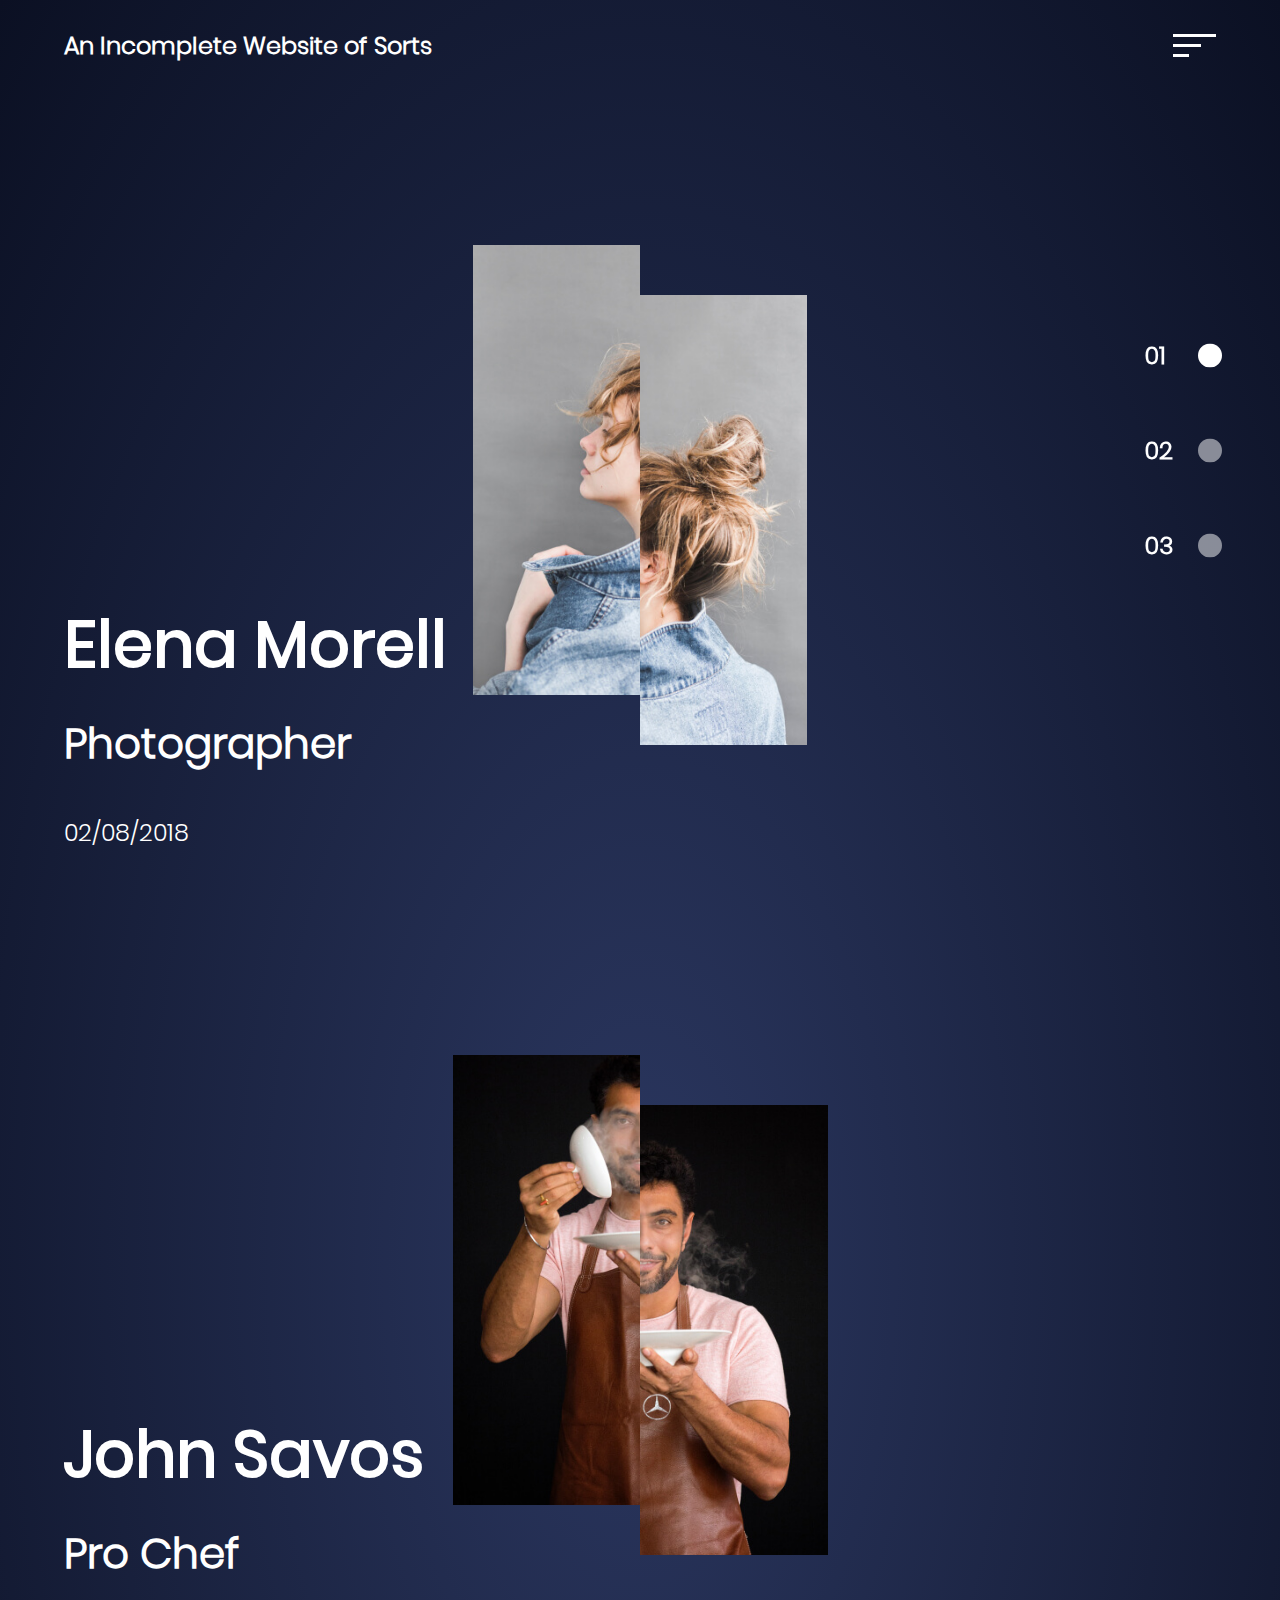
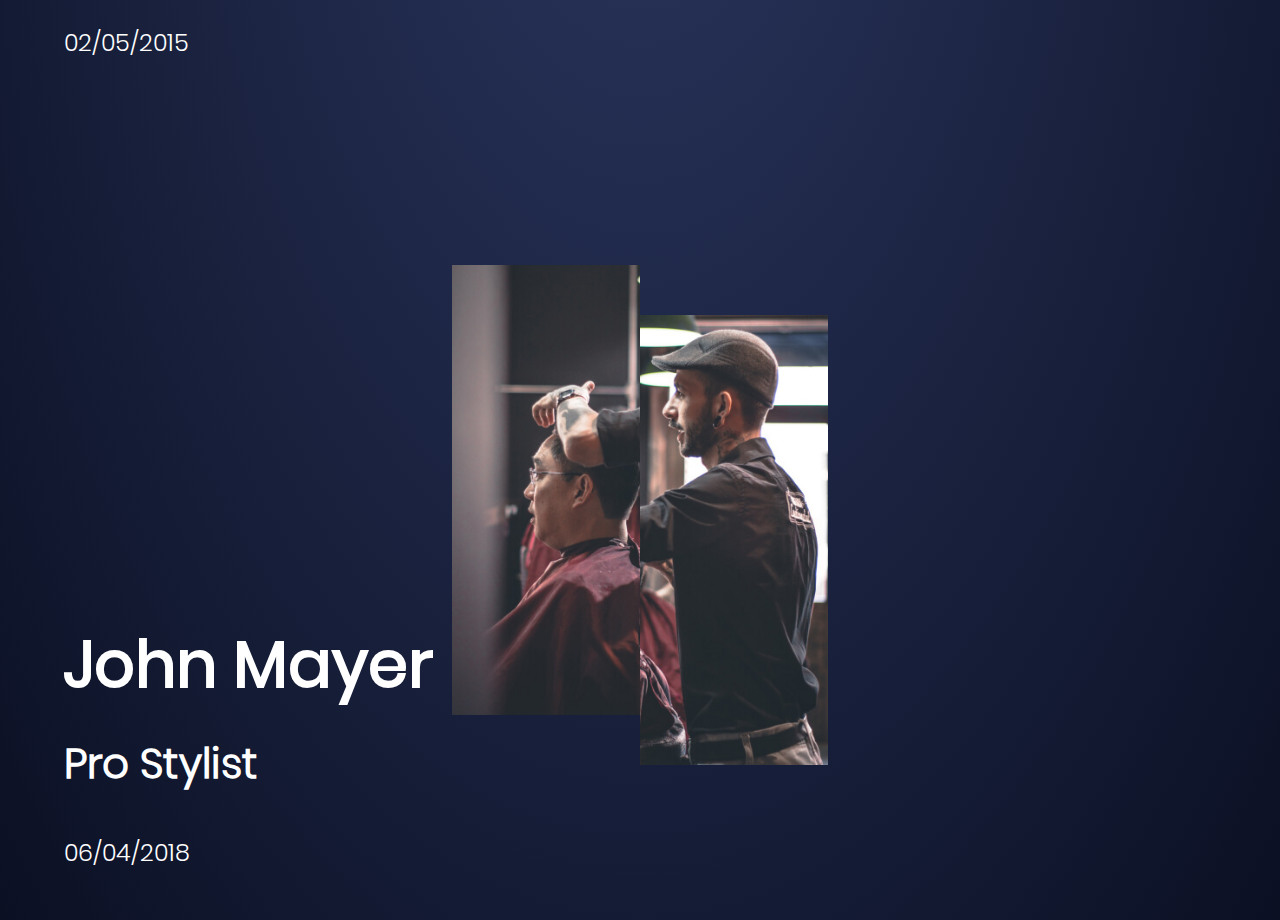
<file: index.html>
<!DOCTYPE html>
<html lang="en">
<head>
    <meta charset="UTF-8">
    <meta http-equiv="X-UA-Compatible" content="IE=edge">
    <meta name="viewport" content="width=device-width, initial-scale=1.0">
    <title>An Incomplete Website of Sorts</title>
    <link rel="stylesheet" href="style.css">
</head>
<body>
    <div class = "portofolio">
        <header>
            <nav>
                <h3 class = "logo">An Incomplete Website of Sorts</h3>
                <img src="img/hamburger.svg" alt="burger">
            </nav>
            <main>
                <section class = "page photographer">
                    <div class="details">
                        <h1>Elena Morell</h1>
                        <h2>Photographer</h2>
                        <p>02/08/2018</p>
                    </div>
                    <div class="hero">
                        <img class = "model-left" src="img/model-left.jpg" alt="nodel">
                        <img class = "model-right" src="img/model-right.jpg" alt="model">
                    </div>
                </section>
                <section class = "page chef">
                    <div class="details">
                        <h1>John Savos</h1>
                        <h2>Pro Chef</h2>
                        <p>02/05/2015</p>
                    </div>
                    <div class="hero">
                        <img class = "model-left" src="img/chef-left.jpg" alt="nodel">
                        <img class = "model-right" src="img/chef-right.jpg" alt="model">
                    </div>
                </section>
                <section class = "page hairstyle">
                    <div class="details">
                        <h1>John Mayer</h1>
                        <h2>Pro Stylist</h2>
                        <p>06/04/2018</p>
                    </div>
                    <div class="hero">
                        <img class = "model-left" src="img/hair-left.jpg" alt="nodel">
                        <img class = "model-right" src="img/hair-right.jpg" alt="model">
                    </div>
                </section>
                <div class="pages">
                    <div class="page-1">
                        <h3>01</h3>
                        <svg class = "slide active" width="12" height="12" viewBox="0 0 12 12" fill="none" xmlns="http://www.w3.org/2000/svg">
                            <circle cx="6" cy="6" r="6" fill="white"/>
                        </svg>                            
                    </div>
                    <div class="page-2">
                        <h3>02</h3>
                        <svg class = "slide" width="12" height="12" viewBox="0 0 12 12" fill="none" xmlns="http://www.w3.org/2000/svg">
                            <circle cx="6" cy="6" r="6" fill="white"/>
                        </svg>                            
                    </div>
                    <div class="page-3">
                        <h3>03</h3>
                        <svg class = "slide" width="12" height="12" viewBox="0 0 12 12" fill="none" xmlns="http://www.w3.org/2000/svg">
                            <circle cx="6" cy="6" r="6" fill="white"/>
                        </svg>                            
                    </div>
                </div>
            </main>
        </header>
    </div>
</body>
</html>
</file>
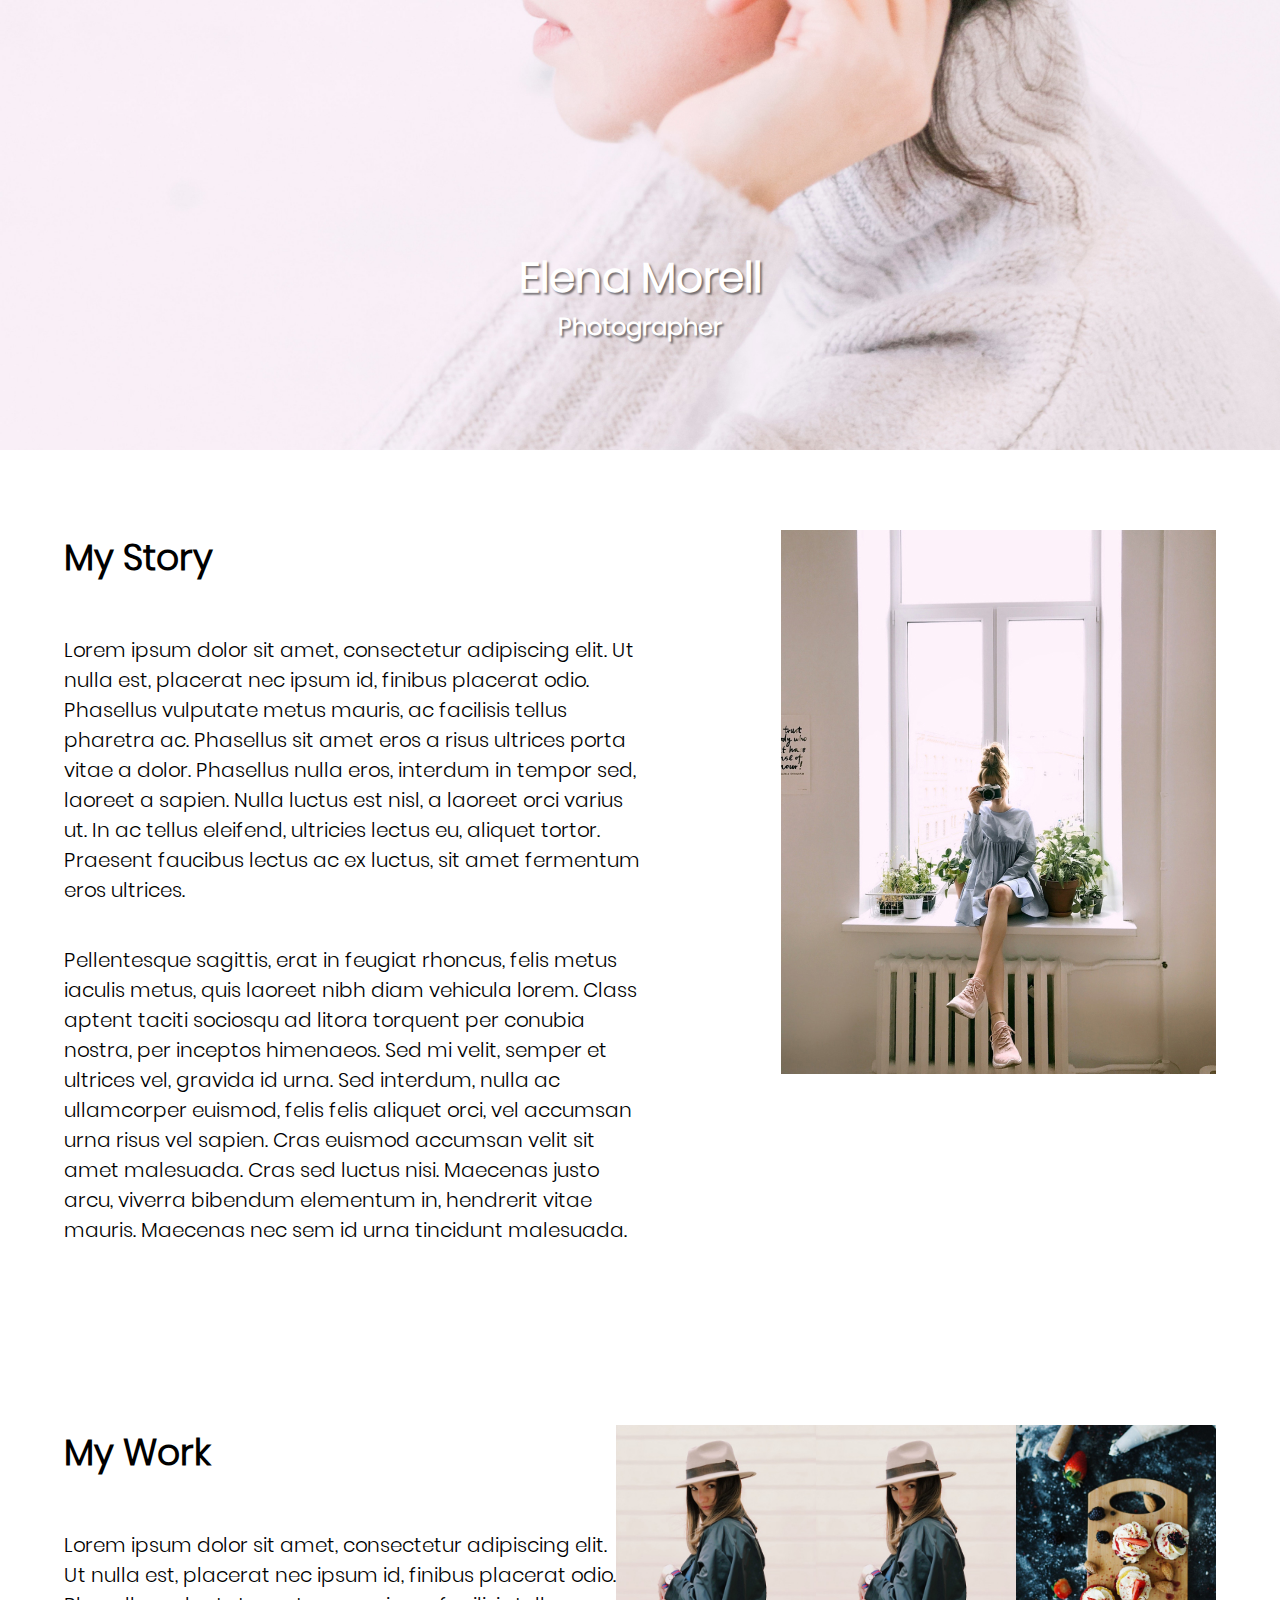
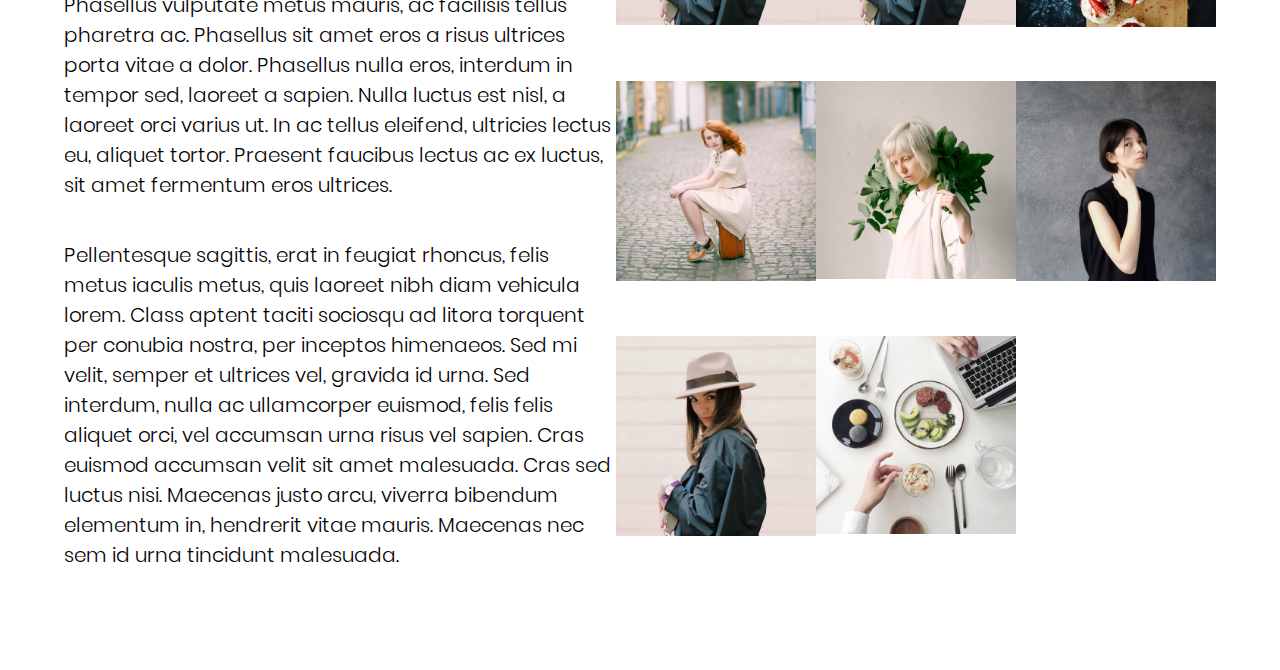
<file: photo.html>
<!DOCTYPE html>
<html lang="en">
<head>
    <meta charset="UTF-8">
    <meta http-equiv="X-UA-Compatible" content="IE=edge">
    <meta name="viewport" content="width=device-width, initial-scale=1.0">
    <link rel="stylesheet" href="style.css">
    <title>Elena Morell</title>
</head>
<body>
    <main>
        <div class="banner">
            <img src="img/photo-bg.jpg" alt="">
            <div class="author">
                <h1>Elena Morell</h1>
                <h2>Photographer</h2>
            </div>
        </div>
        <div class="story">
            <div class="story-description">
                <h3>My Story</h3>
                <p>
                    Lorem ipsum dolor sit amet, consectetur adipiscing elit. Ut nulla est, placerat nec ipsum id, 
                    finibus placerat odio. Phasellus vulputate metus mauris, ac facilisis tellus pharetra ac. 
                    Phasellus sit amet eros a risus ultrices porta vitae a dolor. Phasellus nulla eros, interdum 
                    in tempor sed, laoreet a sapien. Nulla luctus est nisl, a laoreet orci varius ut. In ac 
                    tellus eleifend, ultricies lectus eu, aliquet tortor. Praesent faucibus lectus ac ex luctus, 
                    sit amet fermentum eros ultrices.
                </p>
                <p>
                    Pellentesque sagittis, erat in feugiat rhoncus, felis metus iaculis metus, quis laoreet nibh 
                    diam vehicula lorem. Class aptent taciti sociosqu ad litora torquent per conubia nostra, per 
                    inceptos himenaeos. Sed mi velit, semper et ultrices vel, gravida id urna. Sed interdum, 
                    nulla ac ullamcorper euismod, felis felis aliquet orci, vel accumsan urna risus vel sapien. 
                    Cras euismod accumsan velit sit amet malesuada. Cras sed luctus nisi. Maecenas justo arcu, 
                    viverra bibendum elementum in, hendrerit vitae mauris. Maecenas nec sem id urna tincidunt 
                    malesuada.
                </p>
            </div>
            <div class="profile">
                <img src="img/photo-profile.jpg" alt="profile">

            </div>
        </div>
        <div class="my-work">
            <div class="work-description">
                <h3>My Work</h3>
                <p>
                    Lorem ipsum dolor sit amet, consectetur adipiscing elit. Ut nulla est, placerat nec ipsum id, 
                    finibus placerat odio. Phasellus vulputate metus mauris, ac facilisis tellus pharetra ac. 
                    Phasellus sit amet eros a risus ultrices porta vitae a dolor. Phasellus nulla eros, interdum 
                    in tempor sed, laoreet a sapien. Nulla luctus est nisl, a laoreet orci varius ut. In ac 
                    tellus eleifend, ultricies lectus eu, aliquet tortor. Praesent faucibus lectus ac ex luctus, 
                    sit amet fermentum eros ultrices.
                </p>
                <p>
                    Pellentesque sagittis, erat in feugiat rhoncus, felis metus iaculis metus, quis laoreet nibh 
                    diam vehicula lorem. Class aptent taciti sociosqu ad litora torquent per conubia nostra, per 
                    inceptos himenaeos. Sed mi velit, semper et ultrices vel, gravida id urna. Sed interdum, 
                    nulla ac ullamcorper euismod, felis felis aliquet orci, vel accumsan urna risus vel sapien. 
                    Cras euismod accumsan velit sit amet malesuada. Cras sed luctus nisi. Maecenas justo arcu, 
                    viverra bibendum elementum in, hendrerit vitae mauris. Maecenas nec sem id urna tincidunt 
                    malesuada.
                </p>
            </div>
            <div class="work-gallery">
                <img src="img/photo-gallery-1.jpg" alt="">                <img src="img/photo-gallery-1.jpg" alt="">
                <img src="img/photo-gallery-2.jpg" alt="">
                <img src="img/photo-gallery-3.jpg" alt="">
                <img src="img/photo-gallery-4.jpg" alt="">
                <img src="img/photo-gallery-5.jpg" alt="">                <img src="img/photo-gallery-1.jpg" alt="">
                <img src="img/photo-gallery-6.jpg" alt="">
            </div>
        </div>
    </main>
</body>
</html>
</file>
<file: style.css>
*, *::before, *::after {
    margin:0;
    padding: 0;
    box-sizing: border-box;
}

@font-face {
    font-family: PopLight;
    src: url(fonts/Poppins-Light.ttf)
}
@font-face {
    font-family: PopRegular;
    src: url(fonts/Poppins-Regular.ttf)
}

body {
    font-family: PopLight;
}

.portofolio {
    color: white;
    background: radial-gradient(rgba(43, 55, 96, 1), rgba(11, 16, 35, 1));
}

nav {
    min-height: 10vh;
    width: 90%;
    margin: auto;
    display: flex;
    justify-content: space-between;
    align-items: center;
    padding: 20px 0px
}

.logo {
    font-size: 24px;
}

.page {
    min-height: 90vh;
    display: grid;
    grid-template-columns: 5% 1fr 1fr 1fr 5%;
}

.hero {
    overflow: hidden;
    height: 500px;
    align-self:center;
    justify-self: center;
    display: flex;
}

.hero img {
    height: 500px;
    transition: transform 0.5s ease-out;
    cursor: pointer;
}

.model-left {
    transform: translate(0%, -10%);
}

.model-right {
    transform: translate(0%, 10%);
}

.hero:hover .model-right {
    transform: translate(0%, 0%);
}

.hero:hover .model-left {
    transform: translate(0%, 0%);
}

.details {
    grid-column: 2/3;
    align-self: end;
}

.details h1 {
    font-size: 64px;
    font-family: PopRegular;
}

.details h2 {
    font-size: 42px;
    padding: 20px 0px;
}

.details p {
    font-size: 24px;
    padding: 20px 0px 50px 0px;
}

.pages {
    position: fixed;
    right: 5%;
    top: 50%;
    transform: translateY(-50%)
}

.pages > div {
    display: flex;
    align-items: center;
    justify-content: space-between;   
}

.pages h3 {
    font-size: 24px;
    padding: 30px;
}

.pages svg {
    cursor: pointer;
    opacity: 0.5;
    transform: scale(2)
}

.pages svg:hover {
    animation: dot 0.5s ease-in-out infinite alternate;
}

.pages svg.active {
    opacity: 1;
}

@keyframes dot {
    0% {
        transform: scale(2);
    }

    100% {
        transform: scale(10);
    }
}

.banner {
    height: 50vh;
    width: 100%;
    position: relative;
}

.banner img {
   height: 100%;
   width: 100%;
   object-fit: cover;
   object-position: top;;
}

.author {
    position: absolute;
    top: 70%;
    left: 50%;
    transform: translate(-50%, -70%);
    color: white;
    text-shadow: 2px 2px 2px rgba(0, 0, 0, 0.5);
    text-align: center;
}

.author h1 {
    font-size: 42px;
}

.author h3 {
    padding: 10px 0px;
    font-size: 32px;
}

.story, .my-work {
    display: flex;
    justify-content: space-between;
    width: 90%;
    margin: auto;
    padding: 80px 0px;
}

.story-description, .work-description {
    width: 50%
}

.story-description h3, .work-description h3 {
    font-size: 36px;
    padding-bottom: 30px;
}

.story-description p, .work-description p {
    padding: 20px 0px;
    font-size: 20px;
}

.work-gallery {
    display: grid;
    grid-template-columns: repeat(3, 200px);
}

.work-gallery img {
    width: 100%
}


@media (max-width: 1024px) {
    .page {
        grid-template-columns: 5% 1fr 5%;
        grid-template-rows: 2fr 1fr;
        align-items: center;
    }

    .hero {
        grid-column: 2/3;
        height:auto;
    }

    .hero img {
        height: 500px;
    }

    .details {
        grid-row: 2/3;
        grid-column: 2/3;
        text-align: center;
    }

    .details h3 {
        font-size: 48px;
    }

    .details h2 {
        font-size: 38px;
    }

    .story, .my-work {
        flex-direction: column;
    }

    .story-description, .work-description {
        width: 100%;
    }

    .work-gallery {
        display: grid;
        grid-template-columns: repeat(auto-fit, minmax(200px, 1fr));
    }

    .profile {
        padding-top: 30px;
        text-align: center;
    }
}

@media (max-width: 768px) {
    .hero img {
        height: 300px;
    }

    .details h1{
        font-size: 38px;
    }

    .details h2{
        font-size: 28px;
    }
}
</file>
